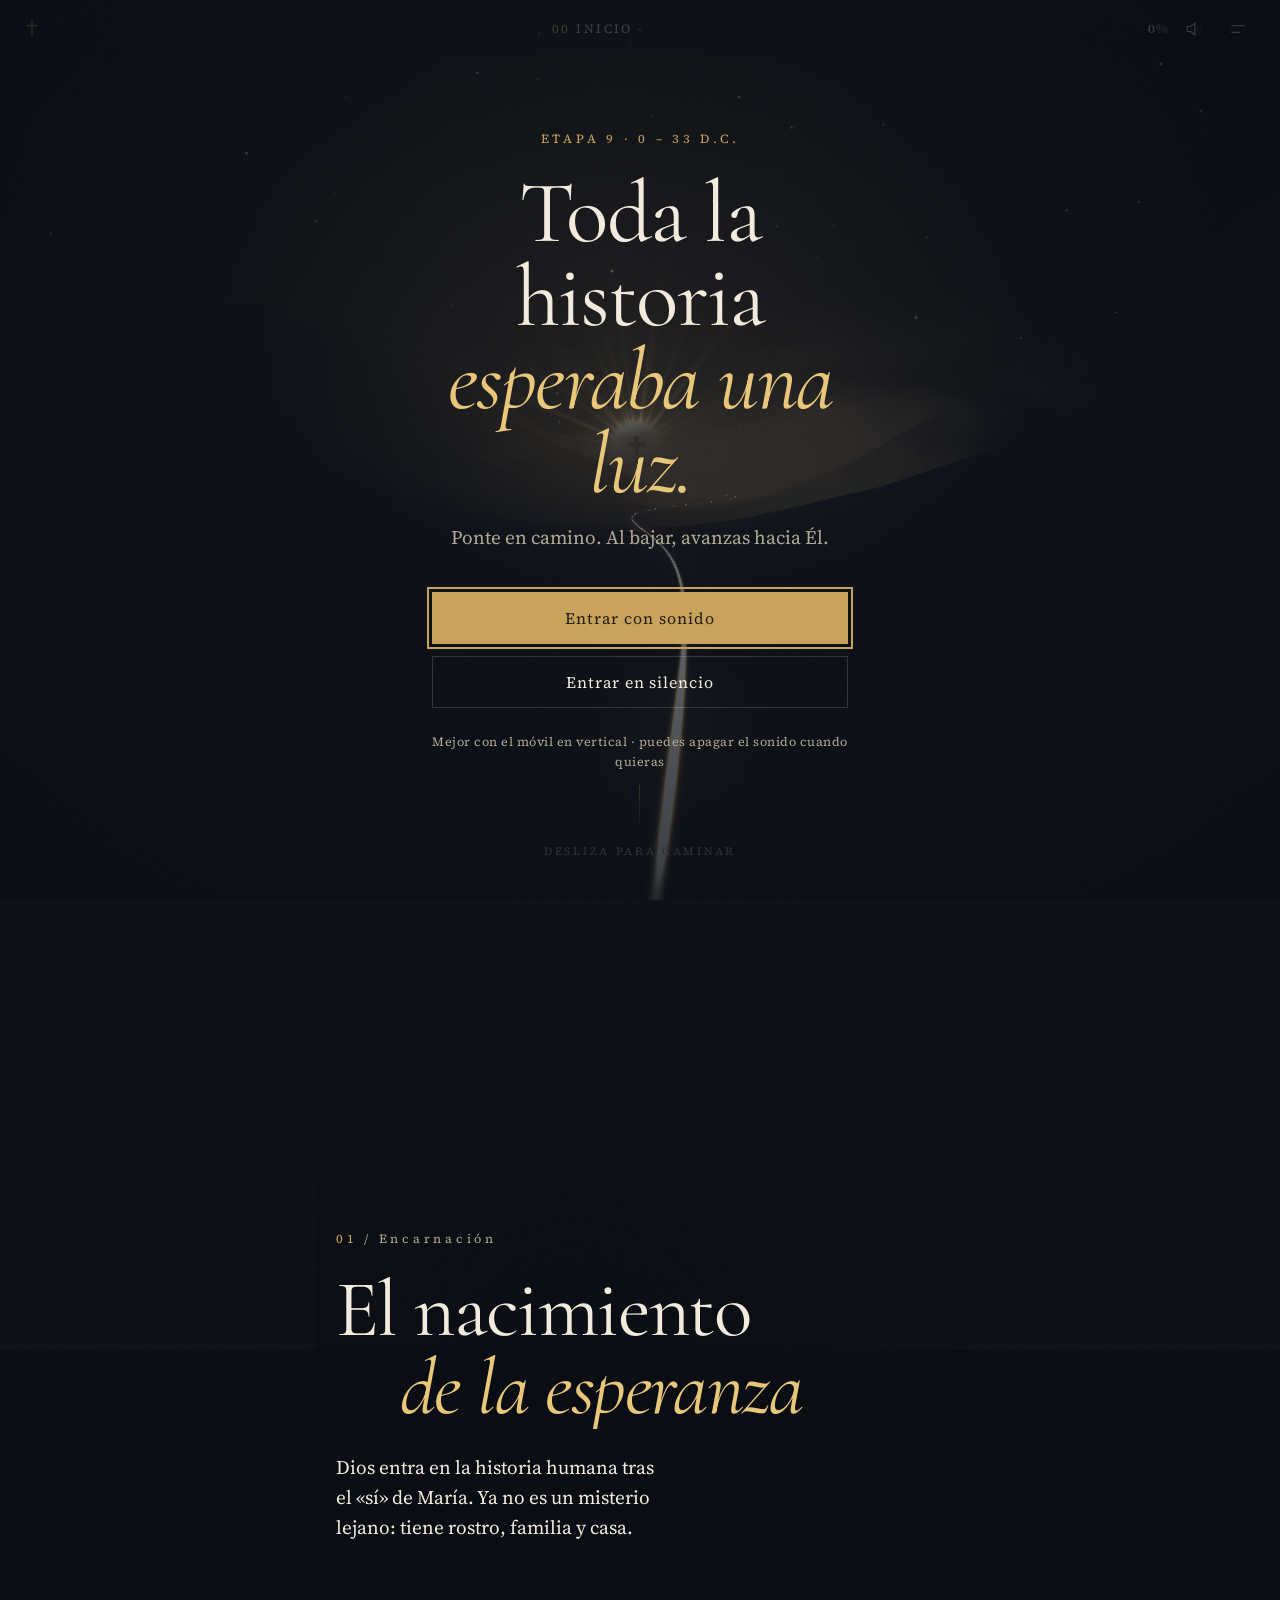
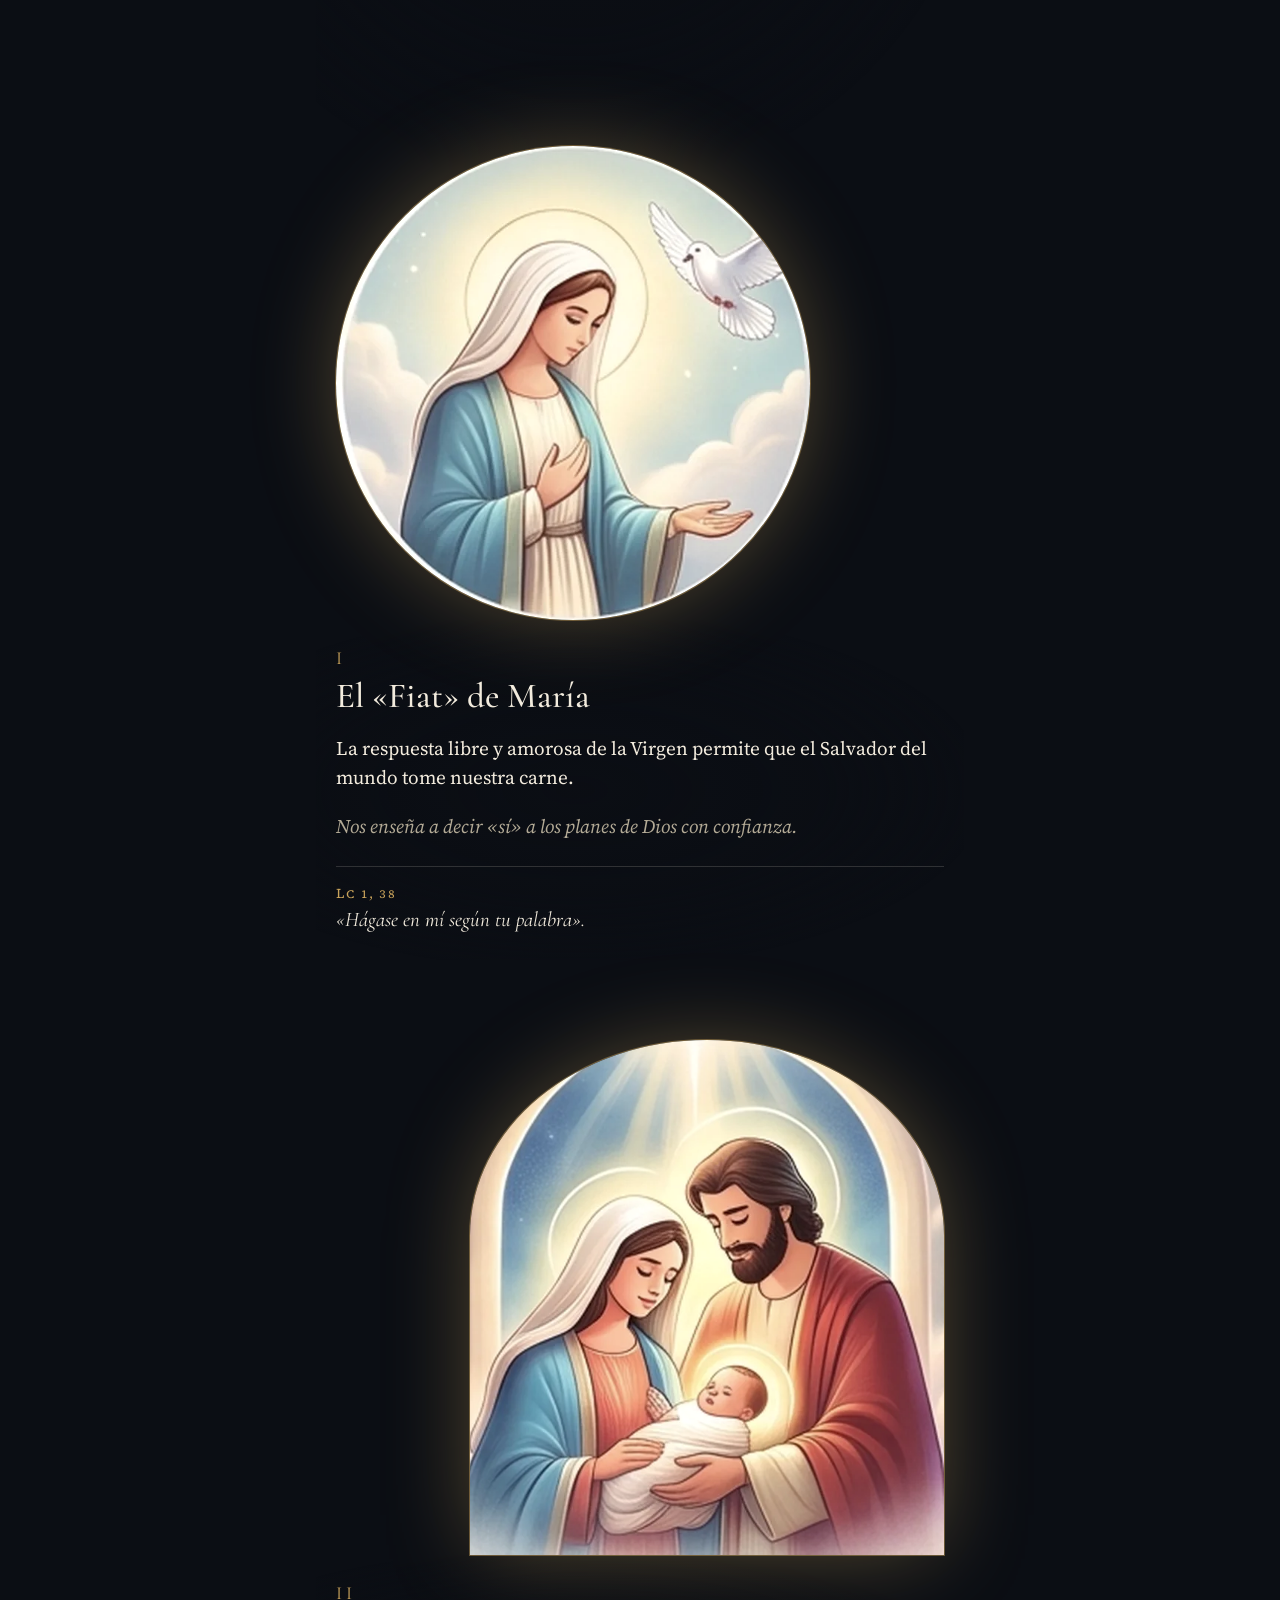
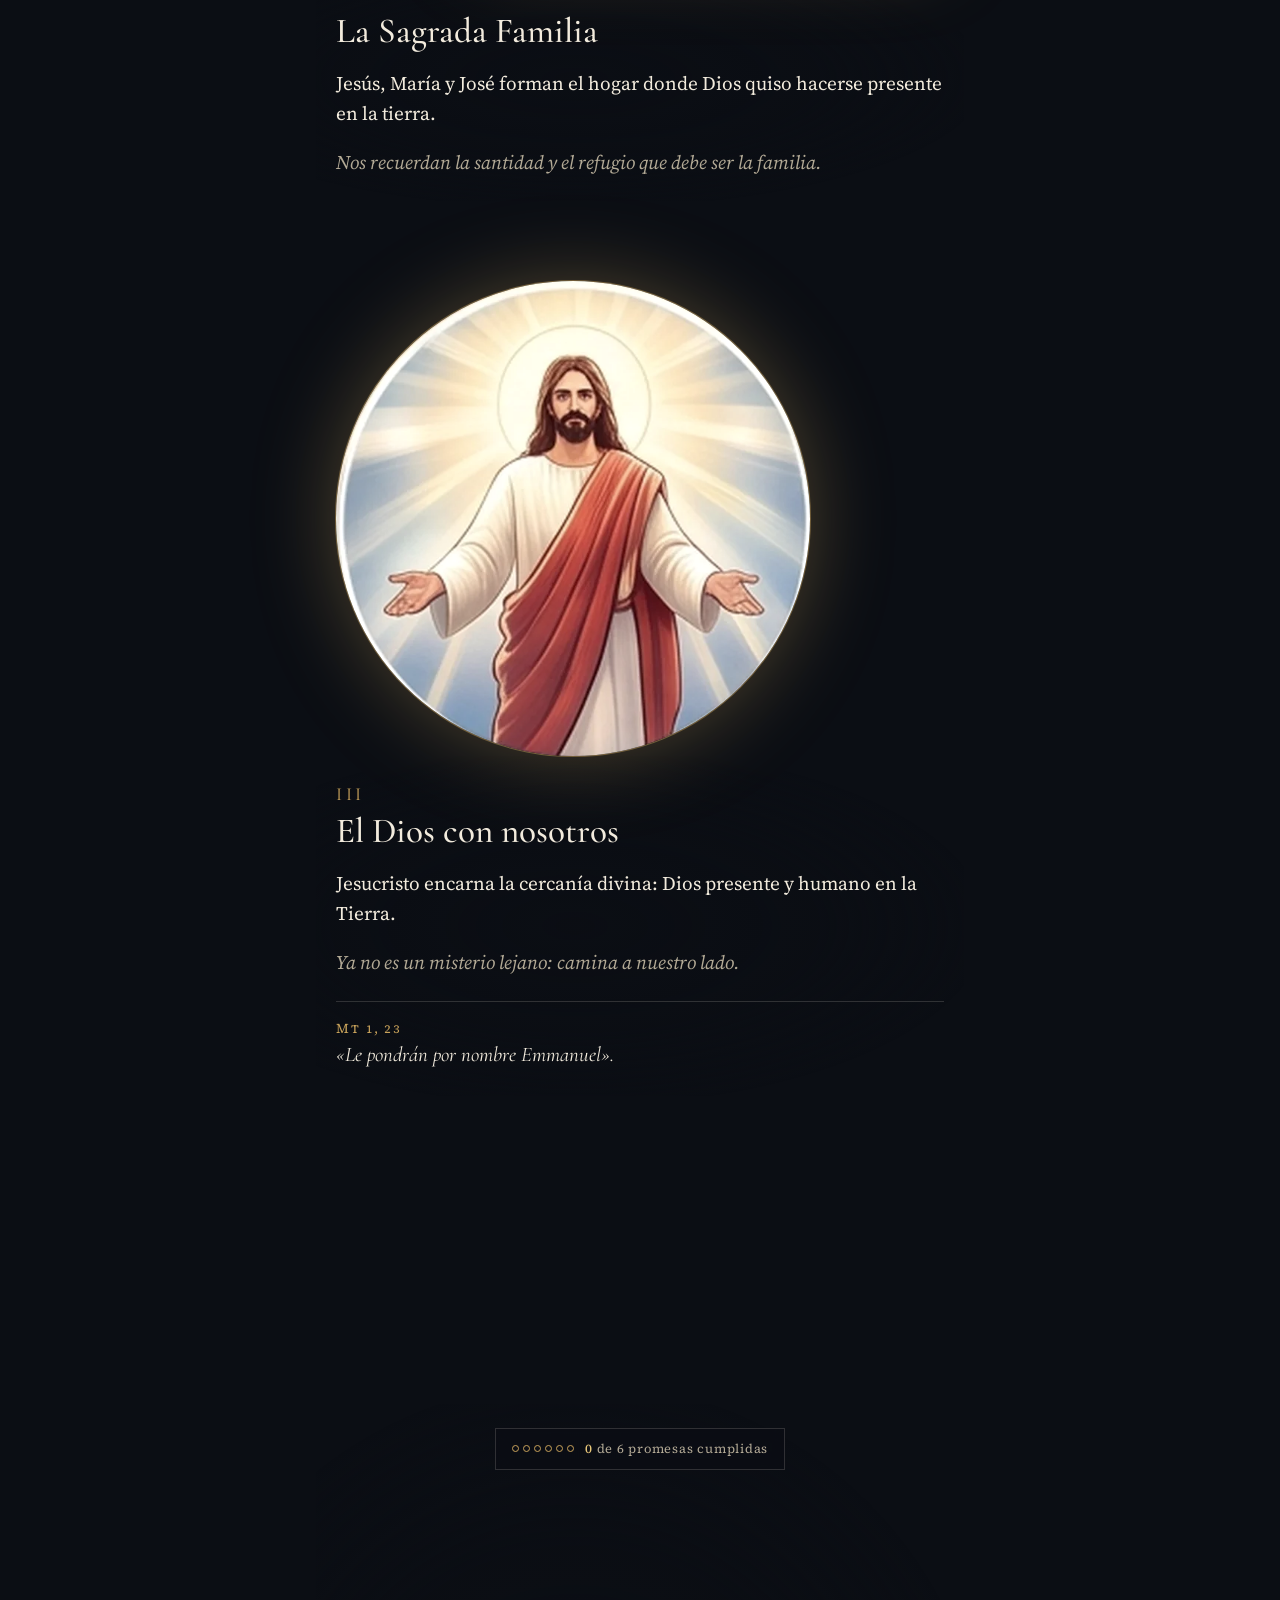
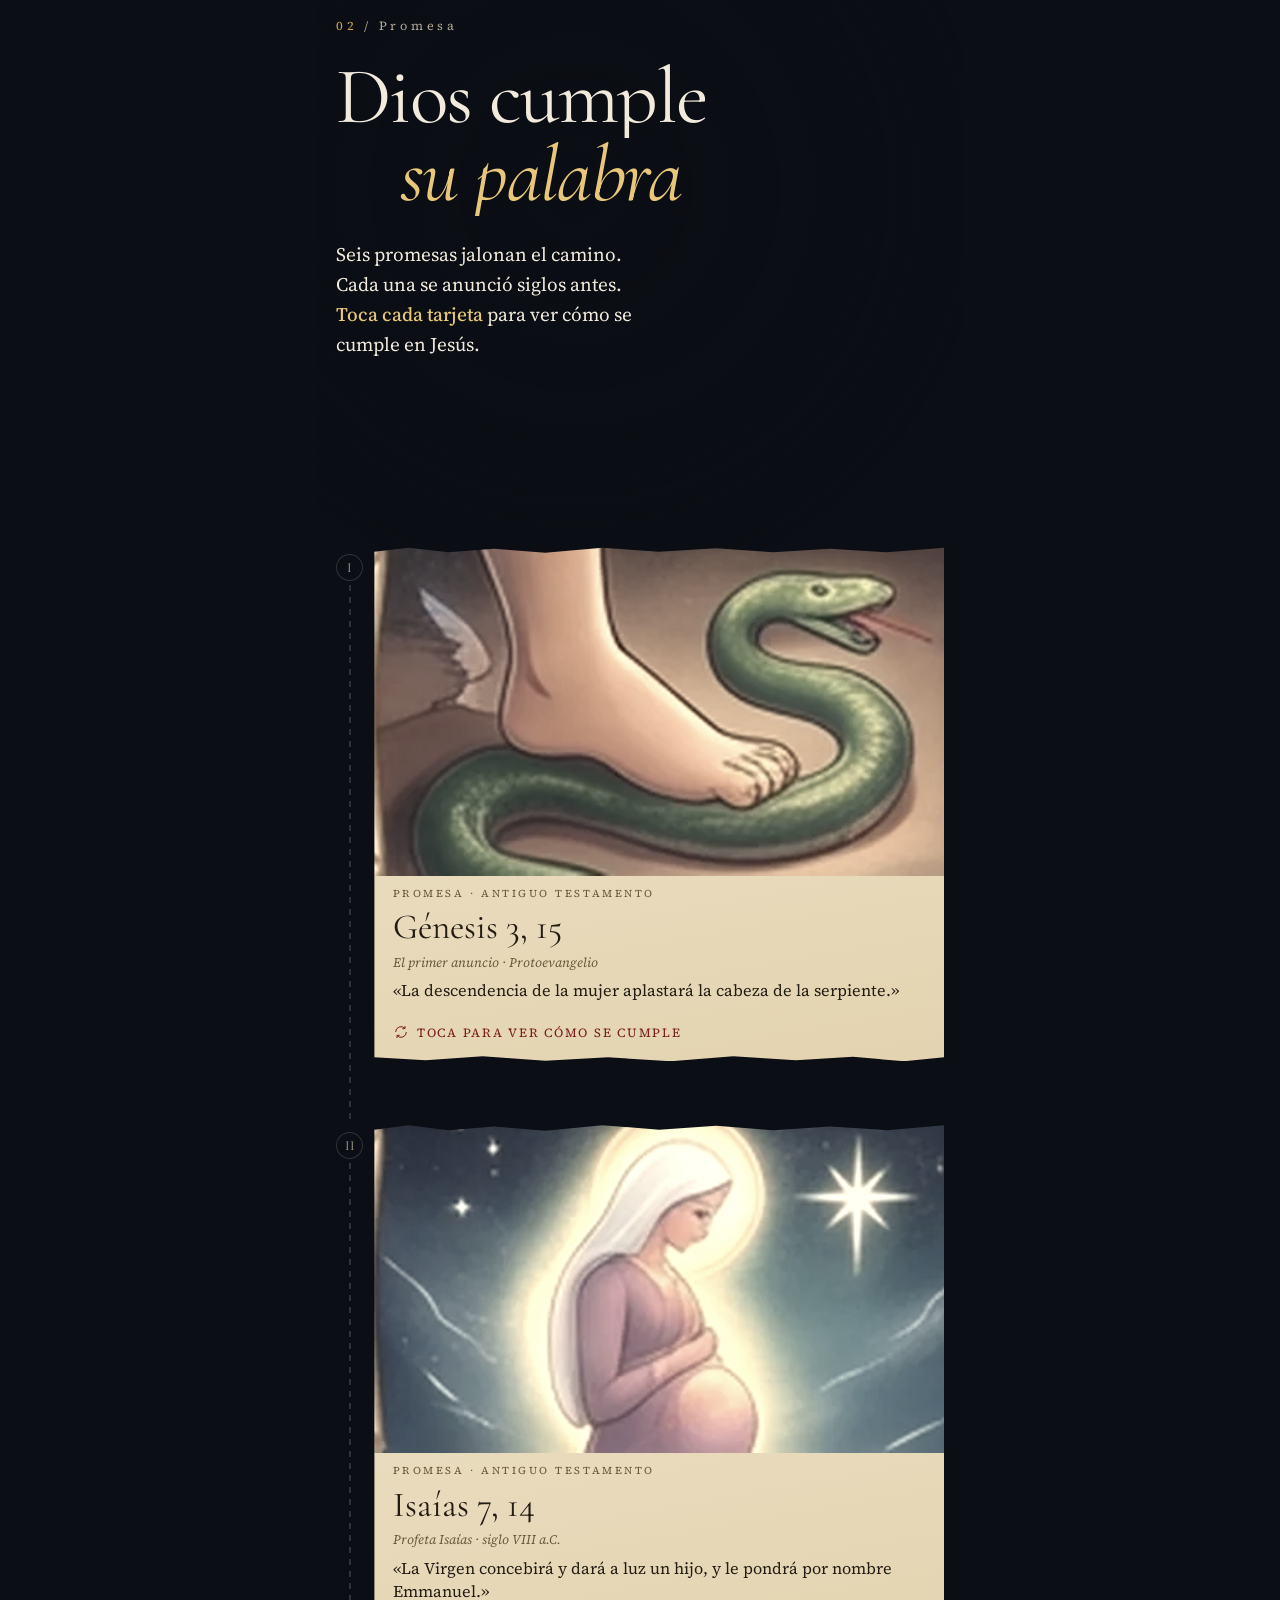
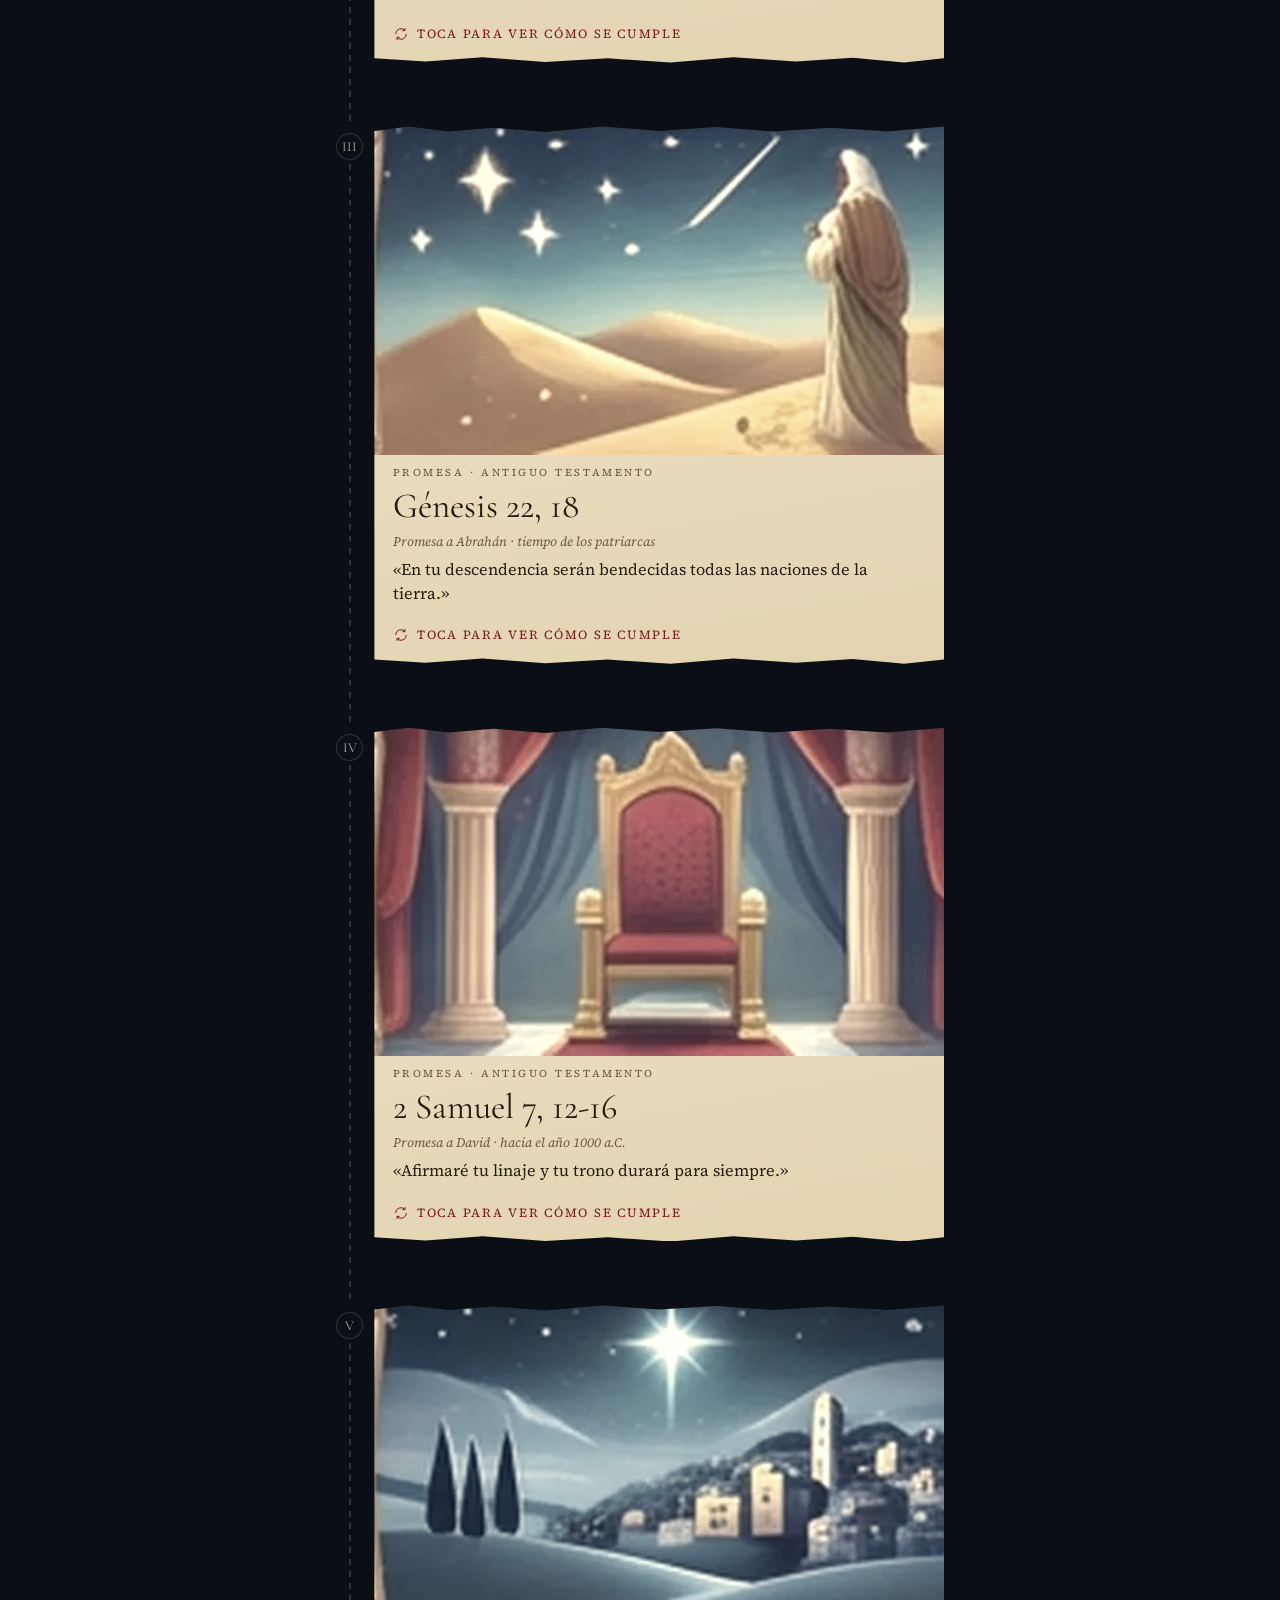
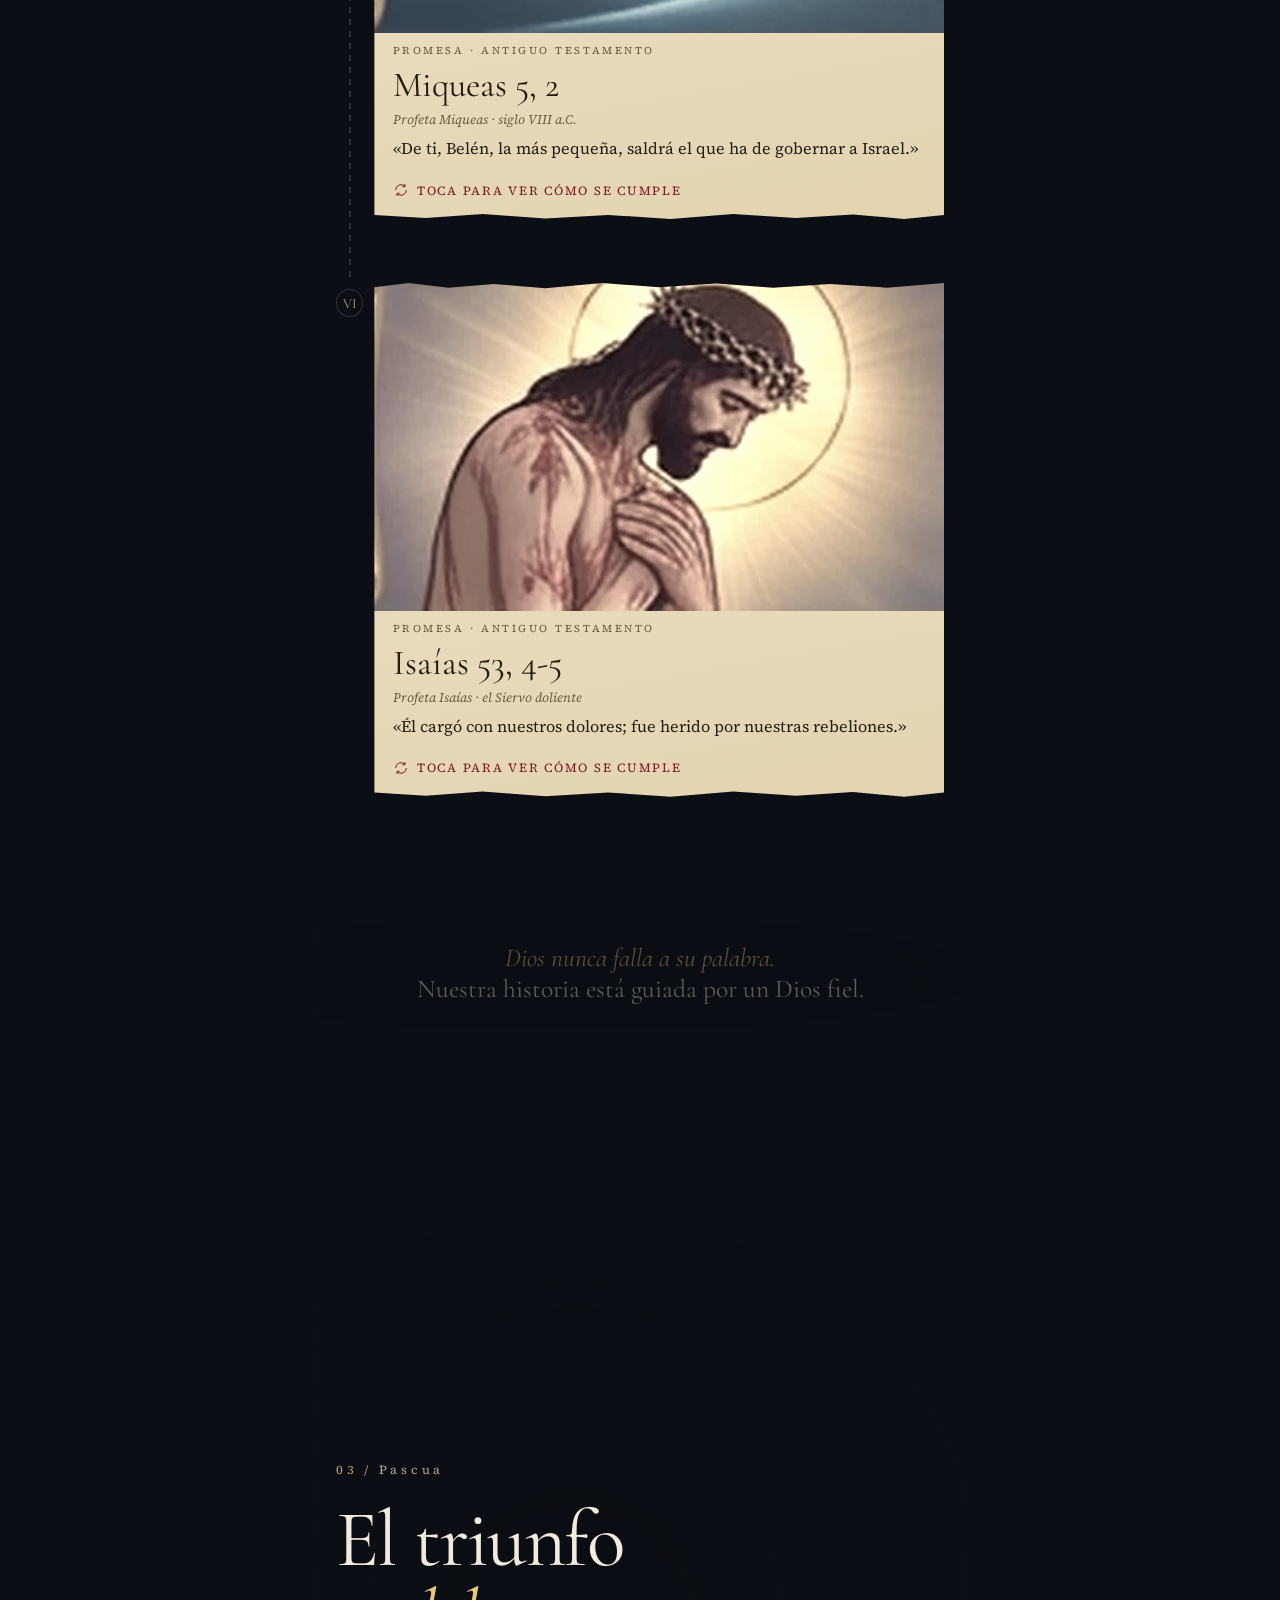
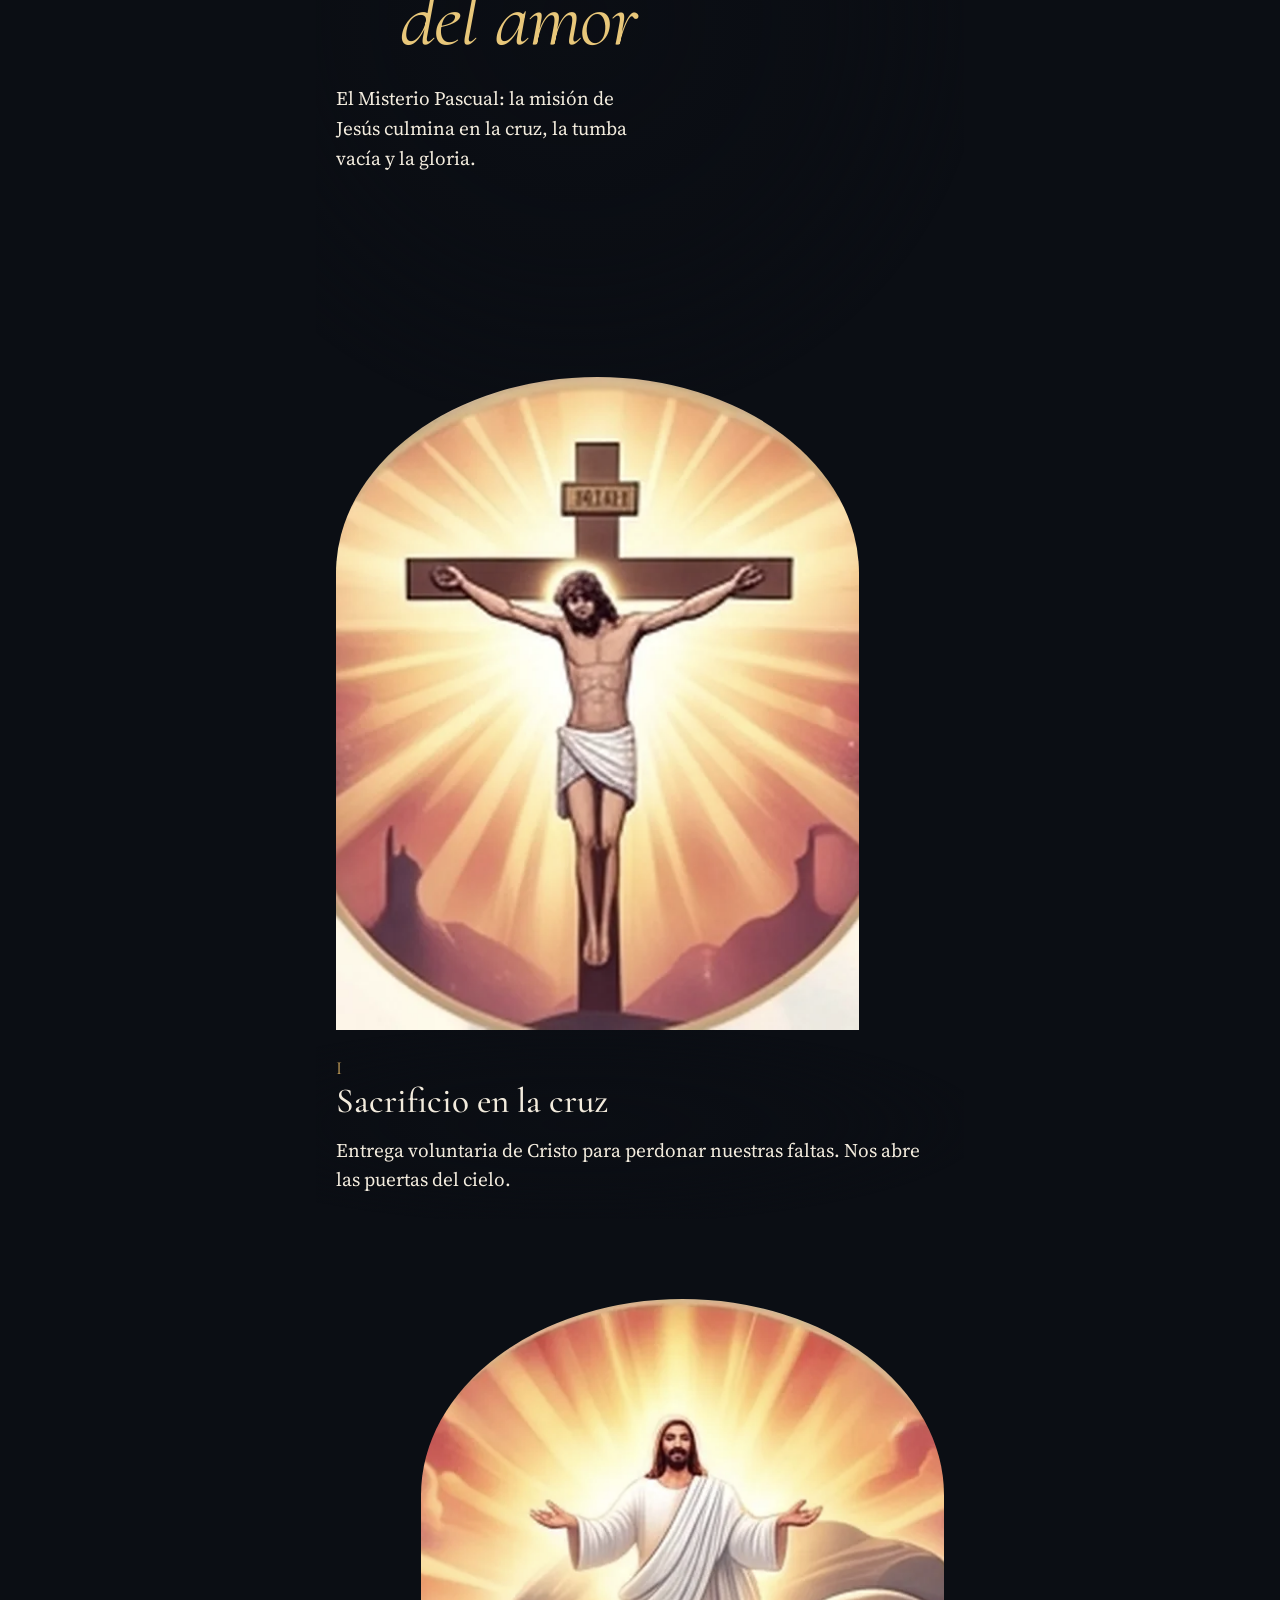
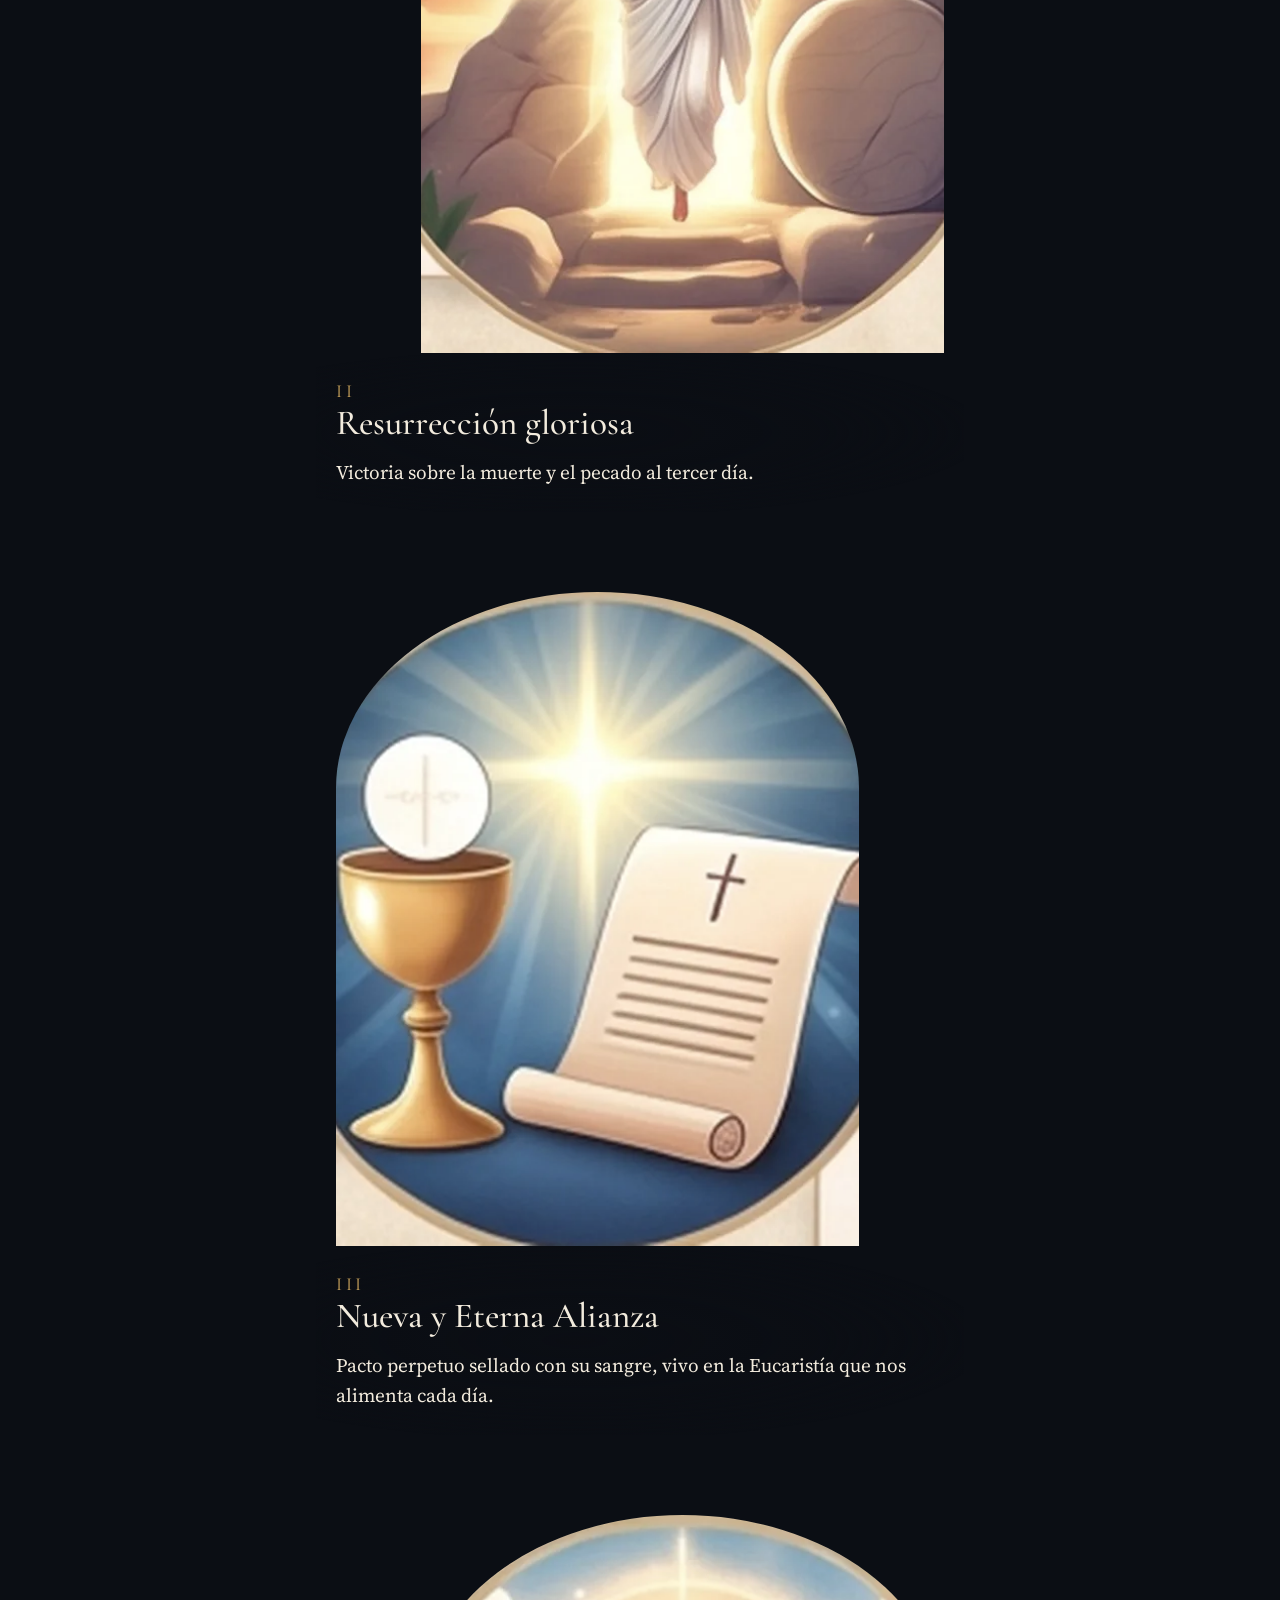
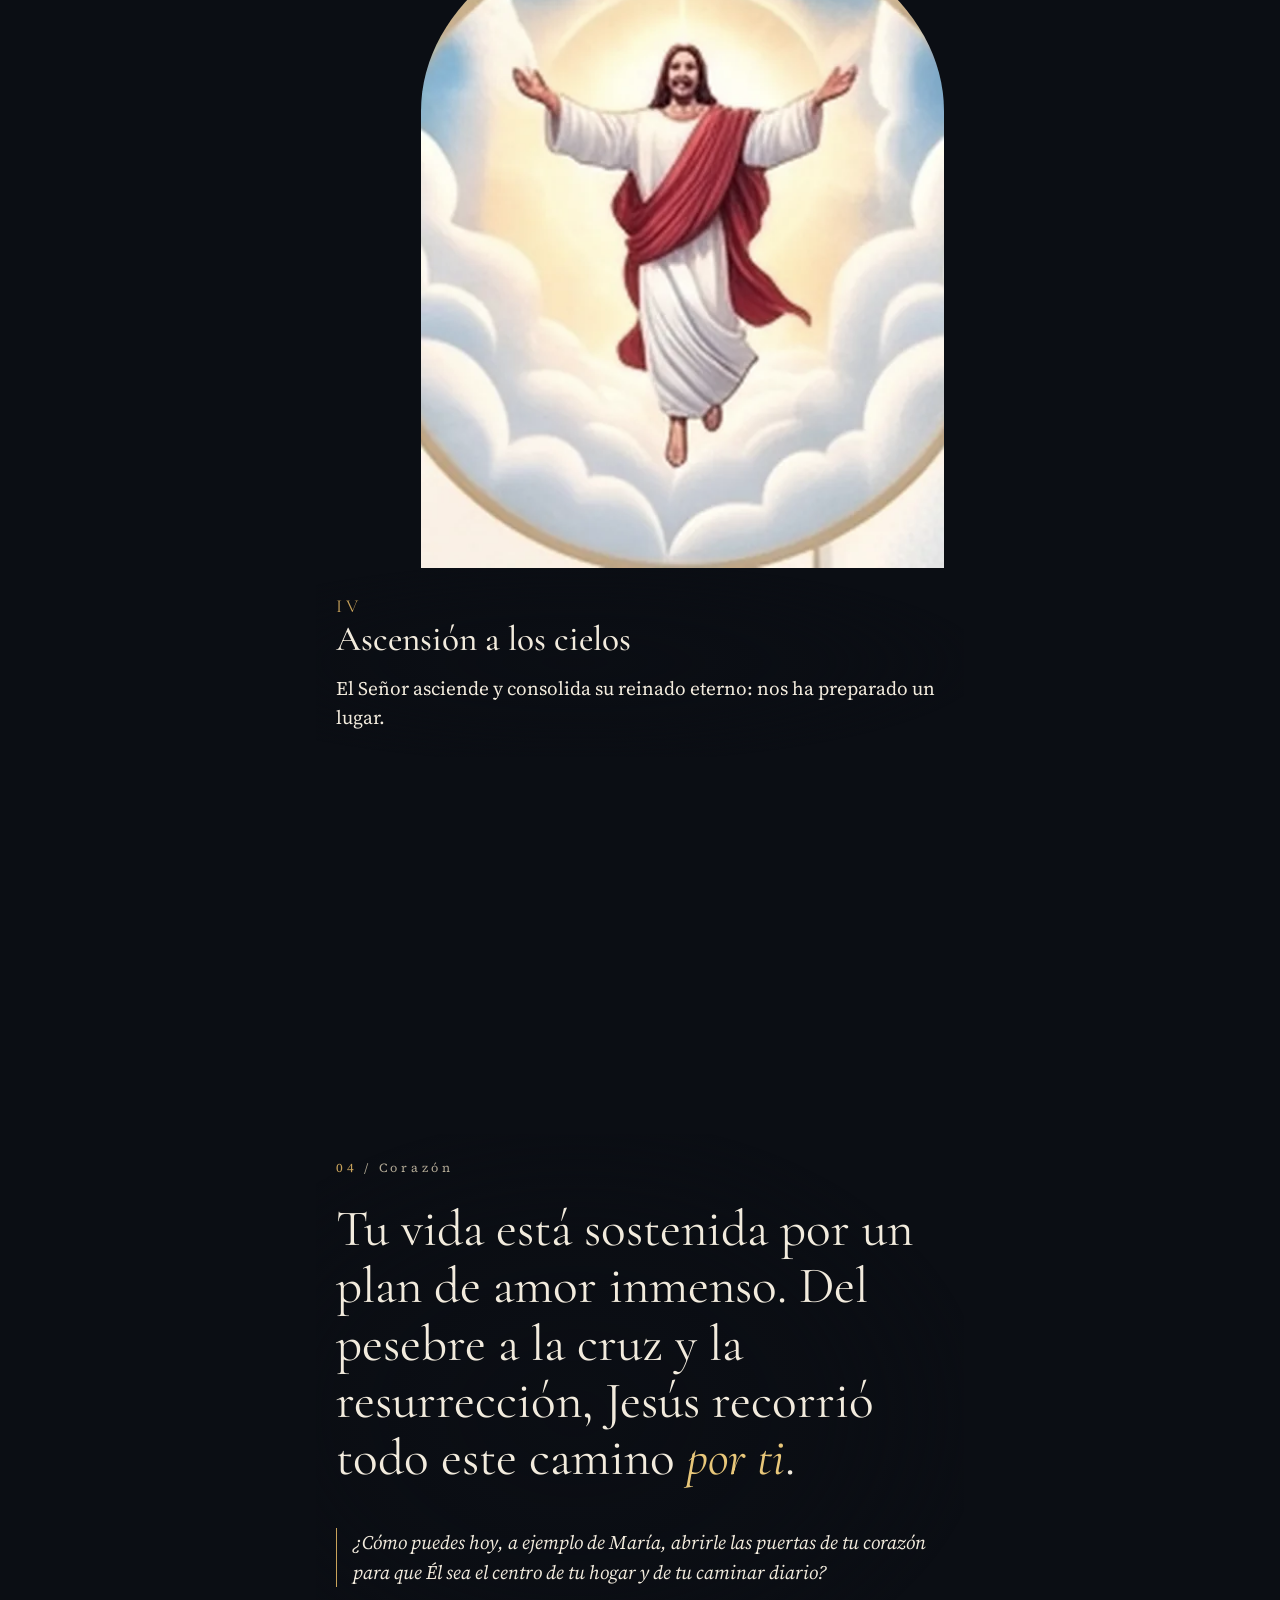
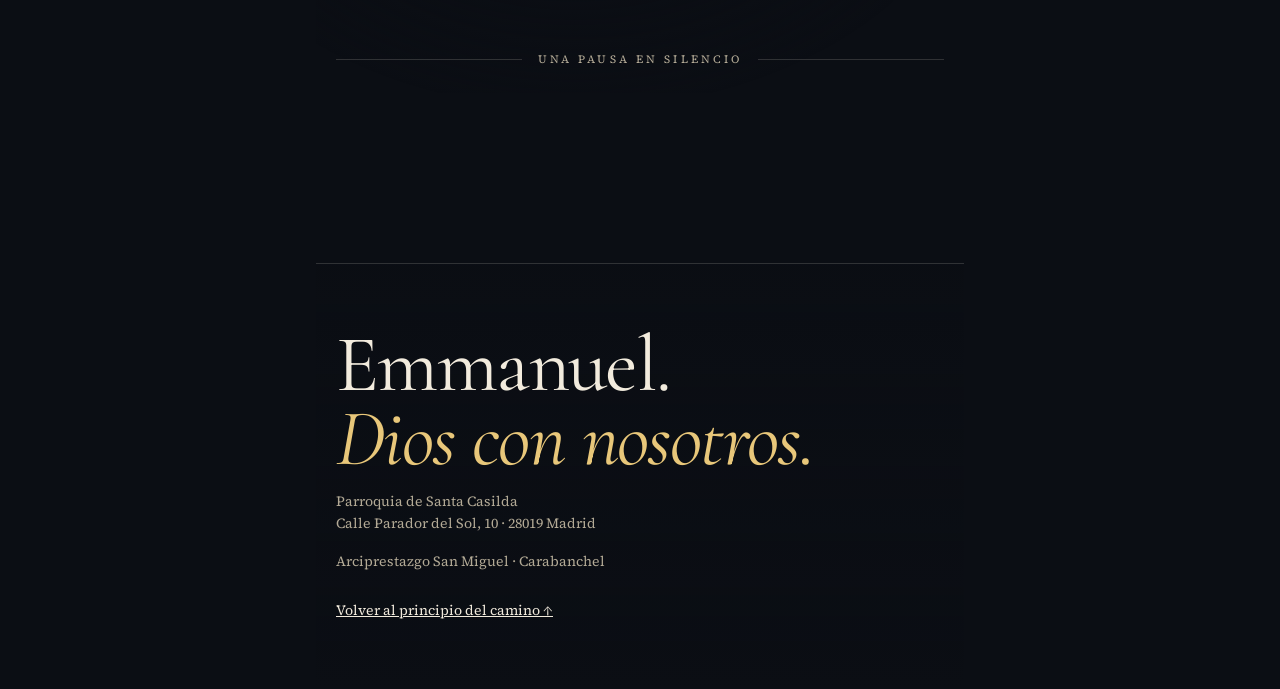
<file: index.html>
<!doctype html>
<html lang="es" data-variant="pastoral">
<head>
<meta charset="utf-8">
<meta name="viewport" content="width=device-width, initial-scale=1, viewport-fit=cover">
<title>La Llegada del Mesías · Etapa 9</title>
<meta name="description" content="Un camino hacia Dios: la Encarnación, las promesas cumplidas y el Misterio Pascual. Cristo Jesús, de Belén a la Ascensión (0–33 d.C.).">
<meta name="theme-color" content="#0B0E14">
<meta property="og:type" content="website">
<meta property="og:title" content="La Llegada del Mesías · Etapa 9">
<meta property="og:description" content="Toda la historia esperaba una luz. Un camino hacia Dios por la Encarnación, la promesa cumplida y la Pascua.">
<meta property="og:image" content="img/og.jpg">
<meta property="og:locale" content="es_ES">
<meta name="twitter:card" content="summary_large_image">
<link rel="icon" href="favicon.svg" type="image/svg+xml">
<link rel="preconnect" href="https://fonts.googleapis.com">
<link rel="preconnect" href="https://fonts.gstatic.com" crossorigin>
<link rel="stylesheet" href="https://fonts.googleapis.com/css2?family=Cormorant+Garamond:ital,wght@0,400;0,500;1,400&family=Source+Serif+4:opsz,wght@8..60,400;8..60,500&display=swap">
<link rel="stylesheet" href="css/style.css">
<script type="importmap">{"imports":{"three":"./js/vendor/three.module.min.js"}}</script>
</head>
<body class="is-gated">
<a class="skip" href="#contenido">Saltar al contenido</a>

<canvas id="luz" aria-hidden="true"></canvas>
<!-- Respaldo sin WebGL: el mismo camino, dibujado -->
<div class="fallback" aria-hidden="true">
  <svg viewBox="0 0 390 844" preserveAspectRatio="xMidYMid slice">
    <defs>
      <radialGradient id="fg-light" cx="50%" cy="34%" r="40%"><stop offset="0" stop-color="#FFF4DC"/><stop offset=".08" stop-color="#F4DFA8" stop-opacity=".9"/><stop offset=".4" stop-color="#C9A35B" stop-opacity=".18"/><stop offset="1" stop-color="#0B0E14" stop-opacity="0"/></radialGradient>
      <linearGradient id="fg-path" x1="0" y1="1" x2="0" y2="0"><stop offset="0" stop-color="#3a3226"/><stop offset="1" stop-color="#C9A35B" stop-opacity=".7"/></linearGradient>
    </defs>
    <rect width="390" height="844" fill="#0B0E14"/>
    <rect width="390" height="844" fill="url(#fg-light)"/>
    <path d="M0 330 C80 300 140 320 195 300 C250 280 320 310 390 290 V844 H0Z" fill="#0f1420"/>
    <path d="M0 380 C100 350 160 370 230 350 C300 330 350 360 390 350 V844 H0Z" fill="#0c1019"/>
    <path d="M60 844 C120 700 260 640 210 540 C175 470 205 400 196 300 L194 300 C185 400 150 470 180 540 C220 640 70 700 -20 844Z" fill="url(#fg-path)"/>
  </svg>
</div>
<div class="grain" aria-hidden="true"></div>

<!-- Umbral -->
<div class="gate" id="gate" role="dialog" aria-modal="true" aria-labelledby="gate-title">
  <div class="gate__inner">
    <p class="eyebrow">Etapa 9 · 0 – 33 d.C.</p>
    <p class="gate__title" id="gate-title">Toda la historia<br><em>esperaba una luz.</em></p>
    <p class="gate__lead">Ponte en camino. Al bajar, avanzas hacia Él.</p>
    <div class="gate__actions">
      <button class="btn btn--gold" data-enter="sound">Entrar con sonido</button>
      <button class="btn" data-enter="silent">Entrar en silencio</button>
    </div>
    <p class="gate__note">Mejor con el móvil en vertical · puedes apagar el sonido cuando quieras</p>
  </div>
</div>

<header class="hud">
  <a class="hud__brand" href="#inicio" aria-label="Volver al inicio">
    <svg viewBox="0 0 24 24" width="20" height="20" aria-hidden="true"><path d="M12 2v20M5 8h14" stroke="currentColor" stroke-width="1.5" fill="none"/></svg>
  </a>
  <p class="hud__where" aria-live="polite"><span id="where-n">00</span> <span id="where-t">Inicio</span></p>
  <div class="hud__tools">
    <span class="hud__progress" aria-hidden="true"><b id="pct">0</b>%</span>
    <button class="icon" id="btn-sound" aria-pressed="false" aria-label="Sonido">
      <svg viewBox="0 0 24 24" width="20" height="20" aria-hidden="true"><path d="M4 9h4l5-4v14l-5-4H4z" fill="none" stroke="currentColor" stroke-width="1.4"/><path class="wave" d="M16 9c1.5 1.5 1.5 4.5 0 6M18.5 6.5c3 3 3 8 0 11" fill="none" stroke="currentColor" stroke-width="1.4"/></svg>
    </button>
    <button class="icon" id="btn-menu" aria-expanded="false" aria-controls="menu" aria-label="Índice">
      <svg viewBox="0 0 24 24" width="20" height="20" aria-hidden="true"><path d="M4 8h16M4 16h10" stroke="currentColor" stroke-width="1.4"/></svg>
    </button>
  </div>
</header>
<div class="rail" aria-hidden="true"><i id="rail-fill"></i></div>

<nav class="menu" id="menu" aria-label="Índice del camino" hidden>
  <ol>
    <li><a href="#encarnacion"><span>01</span>Encarnación</a></li>
    <li><a href="#promesa"><span>02</span>Promesa</a></li>
    <li><a href="#pascua"><span>03</span>Pascua</a></li>
    <li><a href="#corazon"><span>04</span>Corazón</a></li>
  </ol>
  <button class="btn" id="btn-motion" aria-pressed="false">Reducir movimiento</button>
</nav>

<main id="contenido">

  <!-- 00 · INICIO -->
  <section class="hero" id="inicio" data-tone="0" data-name="Inicio">
    <p class="eyebrow reveal">En la plenitud de los tiempos</p>
    <h1 class="hero__title">
      <span class="line"><span>La Llegada</span></span>
      <span class="line"><span><em>del Mesías</em></span></span>
    </h1>
    <p class="hero__sub reveal">Cristo Jesús · 0 – 33 d.C.</p>
    <p class="hero__lead reveal">Cómo Dios se hizo hombre para salvarnos. Un camino para contemplar el corazón de nuestra fe.</p>
    <p class="scroll-cue" aria-hidden="true"><span></span>Desliza para caminar</p>
  </section>

  <!-- 01 · ENCARNACIÓN -->
  <section class="chapter" id="encarnacion" data-tone="1" data-name="Encarnación" aria-labelledby="t-encarnacion">
    <header class="chapter__head veil">
      <p class="chapter__num">01 <span>/ Encarnación</span></p>
      <h2 id="t-encarnacion" class="h2"><span class="line"><span>El nacimiento</span></span><span class="line"><span><em>de la esperanza</em></span></span></h2>
      <p class="chapter__lead reveal">Dios entra en la historia humana tras el «sí» de María. Ya no es un misterio lejano: tiene rostro, familia y casa.</p>
    </header>

    <article class="station">
      <figure class="medal reveal"><img src="img/fiat.webp" alt="La Virgen María, con la paloma del Espíritu Santo, responde al anuncio" width="640" height="640" loading="lazy"></figure>
      <div class="station__text veil reveal">
        <p class="kicker">I</p>
        <h3 class="h3">El «Fiat» de María</h3>
        <p>La respuesta libre y amorosa de la Virgen permite que el Salvador del mundo tome nuestra carne.</p>
        <p class="lesson">Nos enseña a decir «sí» a los planes de Dios con confianza.</p>
        <p class="cita"><span class="sc">Lc 1, 38</span>«Hágase en mí según tu palabra».</p>
      </div>
    </article>

    <article class="station">
      <figure class="medal medal--arch reveal"><img src="img/familia.webp" alt="La Sagrada Familia: María sostiene al Niño junto a san José" width="640" height="695" loading="lazy"></figure>
      <div class="station__text veil reveal">
        <p class="kicker">II</p>
        <h3 class="h3">La Sagrada Familia</h3>
        <p>Jesús, María y José forman el hogar donde Dios quiso hacerse presente en la tierra.</p>
        <p class="lesson">Nos recuerdan la santidad y el refugio que debe ser la familia.</p>
      </div>
    </article>

    <article class="station">
      <figure class="medal reveal"><img src="img/emmanuel.webp" alt="Jesucristo con los brazos abiertos" width="640" height="640" loading="lazy"></figure>
      <div class="station__text veil reveal">
        <p class="kicker">III</p>
        <h3 class="h3">El Dios con nosotros</h3>
        <p>Jesucristo encarna la cercanía divina: Dios presente y humano en la Tierra.</p>
        <p class="lesson">Ya no es un misterio lejano: camina a nuestro lado.</p>
        <p class="cita"><span class="sc">Mt 1, 23</span>«Le pondrán por nombre Emmanuel».</p>
      </div>
    </article>
  </section>

  <!-- 02 · PROMESA: seis mojones en el camino; cada tarjeta se gira para ver el cumplimiento -->
  <section class="chapter chapter--promise" id="promesa" data-tone="2" data-name="Promesa" aria-labelledby="t-promesa">
    <header class="chapter__head veil">
      <p class="chapter__num">02 <span>/ Promesa</span></p>
      <h2 id="t-promesa" class="h2"><span class="line"><span>Dios cumple</span></span><span class="line"><span><em>su palabra</em></span></span></h2>
      <p class="chapter__lead reveal">Seis promesas jalonan el camino. Cada una se anunció siglos antes. <strong>Toca cada tarjeta</strong> para ver cómo se cumple en Jesús.</p>
    </header>

    <ol class="promesas" id="promesas"></ol>

    <div class="tally" id="tally" aria-live="polite"><span class="tally__dots" aria-hidden="true"></span><span><b id="tally-n">0</b> de 6 promesas cumplidas</span></div>
    <p class="promesas__end veil" id="promesas-end"><em>Dios nunca falla a su palabra.</em><br>Nuestra historia está guiada por un Dios fiel.</p>
  </section>

  <!-- 03 · PASCUA -->
  <section class="chapter" id="pascua" data-tone="3" data-name="Pascua" aria-labelledby="t-pascua">
    <header class="chapter__head veil">
      <p class="chapter__num">03 <span>/ Pascua</span></p>
      <h2 id="t-pascua" class="h2"><span class="line"><span>El triunfo</span></span><span class="line"><span><em>del amor</em></span></span></h2>
      <p class="chapter__lead reveal">El Misterio Pascual: la misión de Jesús culmina en la cruz, la tumba vacía y la gloria.</p>
    </header>

    <ol class="pascua">
      <li class="pascua__item reveal">
        <img src="img/cruz.webp" alt="Cristo crucificado ante un cielo encendido" width="640" height="640" loading="lazy">
        <div class="veil"><p class="kicker">I</p><h3 class="h3">Sacrificio en la cruz</h3>
        <p>Entrega voluntaria de Cristo para perdonar nuestras faltas. Nos abre las puertas del cielo.</p></div>
      </li>
      <li class="pascua__item reveal">
        <img src="img/resurreccion.webp" alt="Cristo resucitado sale del sepulcro" width="640" height="640" loading="lazy">
        <div class="veil"><p class="kicker">II</p><h3 class="h3">Resurrección gloriosa</h3>
        <p>Victoria sobre la muerte y el pecado al tercer día.</p></div>
      </li>
      <li class="pascua__item reveal">
        <img src="img/alianza.webp" alt="Cáliz y hostia junto a un pergamino de la Alianza" width="640" height="648" loading="lazy">
        <div class="veil"><p class="kicker">III</p><h3 class="h3">Nueva y Eterna Alianza</h3>
        <p>Pacto perpetuo sellado con su sangre, vivo en la Eucaristía que nos alimenta cada día.</p></div>
      </li>
      <li class="pascua__item reveal">
        <img src="img/ascension.webp" alt="Cristo asciende entre las nubes" width="640" height="640" loading="lazy">
        <div class="veil"><p class="kicker">IV</p><h3 class="h3">Ascensión a los cielos</h3>
        <p>El Señor asciende y consolida su reinado eterno: nos ha preparado un lugar.</p></div>
      </li>
    </ol>
  </section>

  <!-- 04 · CORAZÓN -->
  <section class="chapter chapter--heart" id="corazon" data-tone="4" data-name="Corazón" aria-labelledby="t-corazon">
    <div class="veil">
      <p class="chapter__num">04 <span>/ Corazón</span></p>
      <h2 id="t-corazon" class="visually-hidden">Una reflexión para el corazón</h2>
      <p class="heart__text reveal">Tu vida está sostenida por un plan de amor inmenso. Del pesebre a la cruz y la resurrección, Jesús recorrió todo este camino <em>por ti</em>.</p>
      <blockquote class="heart__q reveal"><p>¿Cómo puedes hoy, a ejemplo de María, abrirle las puertas de tu corazón para que Él sea el centro de tu hogar y de tu caminar diario?</p></blockquote>
      <div class="pause reveal" aria-hidden="true"><span></span>Una pausa en silencio<span></span></div>
    </div>
  </section>

</main>

<footer class="foot">
  <p class="foot__big">Emmanuel.<br><em>Dios con nosotros.</em></p>
  <p>Parroquia de Santa Casilda<br>Calle Parador del Sol, 10 · 28019 Madrid</p>
  <p>Arciprestazgo San Miguel · Carabanchel</p>
  <p><a href="#inicio">Volver al principio del camino ↑</a></p>
</footer>

<script src="js/main.js" defer></script>
<script type="module" src="js/scene.js"></script>
</body>
</html>
</file>
<file: css/style.css>
/* ===== La Llegada del Mesías · mobile-first ===== */
/* Tokens · variante pastoral «noche, oro y silencio» */
:root{
  --font-display:"Cormorant Garamond","EB Garamond",Georgia,serif;
  --font-body:"Source Serif 4","Literata",Georgia,serif;
  --step-hero:clamp(3.6rem,17vw,8rem);
  --step-h2:clamp(2.6rem,11vw,5rem);
  --step-h3:clamp(1.6rem,6.4vw,2.2rem);
  --step-body:clamp(1.05rem,4.2vw,1.2rem);
  --step-small:.78rem;
  --bg:#0B0E14; --fg:#F2EBDD; --muted:#B3AA96; --accent:#C9A35B; --accent-hi:#E8C77A;
  --paper:#EFE4CB; --paper-2:#E3D3B0; --ink:#231C12; --ink-2:#6B5A3C;
  --line:color-mix(in srgb,var(--fg) 16%,transparent);
  --space-1:.5rem;--space-2:1rem;--space-3:1.5rem;--space-4:2.5rem;--space-5:4rem;--space-6:6.5rem;
  --section-y:clamp(5rem,14vh,9rem); --gutter:max(1.25rem, env(safe-area-inset-left)); --col:34rem;
  --ease-out:cubic-bezier(.22,1,.36,1); --ease-in-out:cubic-bezier(.65,0,.35,1);
  --dur-micro:180ms; --dur-ui:380ms; --dur-reveal:1100ms; --dur-flip:900ms; --stagger:60ms;
  --hud-h:58px;
}

*,*::before,*::after{box-sizing:border-box}
html{scroll-behavior:smooth;-webkit-text-size-adjust:100%;-webkit-tap-highlight-color:transparent}
body{margin:0;background:var(--bg);color:var(--fg);font-family:var(--font-body);font-size:var(--step-body);line-height:1.55;overflow-x:hidden;-webkit-font-smoothing:antialiased}
body.is-gated{overflow:hidden}
img{display:block;max-width:100%;height:auto}
a{color:inherit}
em{font-style:italic;color:var(--accent-hi)}
strong{font-weight:500;color:var(--accent-hi)}
button{font:inherit;color:inherit;cursor:pointer;background:none;border:0;padding:0}
:focus-visible{outline:2px solid var(--accent);outline-offset:3px}
.visually-hidden{position:absolute!important;width:1px;height:1px;overflow:hidden;clip:rect(0 0 0 0);white-space:nowrap}
.skip{position:fixed;left:var(--space-2);top:-60px;z-index:100;background:var(--accent);color:var(--ink);padding:.6rem 1rem;text-decoration:none}
.skip:focus{top:var(--space-2)}
::selection{background:var(--accent);color:var(--ink)}

/* ===== Fondo ===== */
#luz{position:fixed;inset:0;width:100%;height:100%;z-index:0;display:block}
.fallback{position:fixed;inset:0;z-index:0;display:none}
.fallback svg{width:100%;height:100%}
html.no-webgl .fallback{display:block}
html.no-webgl #luz{display:none}
.grain{position:fixed;inset:-50%;z-index:1;pointer-events:none;opacity:.05;
  background-image:url("data:image/svg+xml,%3Csvg xmlns='http://www.w3.org/2000/svg' width='160' height='160'%3E%3Cfilter id='n'%3E%3CfeTurbulence type='fractalNoise' baseFrequency='.9' numOctaves='2'/%3E%3C/filter%3E%3Crect width='100%25' height='100%25' filter='url(%23n)'/%3E%3C/svg%3E")}
/* velo de lectura detrás del texto */
.veil{position:relative}
.veil::before{content:"";position:absolute;inset:-1.5rem -1.25rem;z-index:-1;pointer-events:none;
  background:radial-gradient(ellipse at 40% 50%,rgba(11,14,20,.82) 0%,rgba(11,14,20,.6) 45%,rgba(11,14,20,0) 75%)}
main,.foot{position:relative;z-index:2}

/* ===== Umbral ===== */
.gate{position:fixed;inset:0;z-index:60;display:grid;place-items:center;padding:var(--gutter);
  background:radial-gradient(80vmax 60vmax at 50% 40%,rgba(16,23,34,.5),rgba(11,14,20,.95));
  transition:opacity 1.2s var(--ease-out),visibility 1.2s}
.gate.is-gone{opacity:0;visibility:hidden}
.gate__inner{text-align:center;max-width:26rem}
.gate__title{font-family:var(--font-display);font-size:clamp(2.7rem,12vw,5.5rem);line-height:.95;letter-spacing:-.02em;margin:var(--space-3) 0 var(--space-2)}
.gate__lead{color:var(--muted);margin:0 0 var(--space-4)}
.gate__actions{display:grid;gap:.75rem}
.gate__note{margin-top:var(--space-3);color:var(--muted);font-size:var(--step-small);letter-spacing:.04em}

.btn{min-height:52px;padding:0 1.6rem;border:1px solid var(--line);letter-spacing:.06em;font-size:1rem;display:inline-flex;align-items:center;justify-content:center;
  transition:background var(--dur-ui) var(--ease-out),color var(--dur-ui) var(--ease-out),border-color var(--dur-ui)}
.btn:active{transform:scale(.98)}
.btn--gold{background:var(--accent);color:var(--ink);border-color:var(--accent)}
@media (hover:hover){.btn:hover{border-color:var(--accent);color:var(--accent)}.btn--gold:hover{background:transparent}}

.eyebrow{text-transform:uppercase;letter-spacing:.3em;font-size:var(--step-small);color:var(--accent)}

/* ===== HUD ===== */
.hud{position:fixed;top:0;left:0;right:0;z-index:40;height:calc(var(--hud-h) + env(safe-area-inset-top));padding:env(safe-area-inset-top) var(--gutter) 0;
  display:flex;align-items:center;justify-content:space-between;gap:.5rem;font-size:.78rem;letter-spacing:.08em;
  background:linear-gradient(to bottom,rgba(11,14,20,.9),rgba(11,14,20,0))}
.hud__brand{color:var(--accent);min-width:44px;min-height:44px;display:grid;place-items:center;margin-left:-.6rem}
.hud__where{margin:0;text-transform:uppercase;letter-spacing:.2em;color:var(--muted);white-space:nowrap;overflow:hidden;text-overflow:ellipsis}
.hud__where #where-n{color:var(--accent)}
.hud__tools{display:flex;align-items:center}
.hud__progress{font-variant-numeric:tabular-nums;color:var(--muted);min-width:3.1em;text-align:right;margin-right:.2rem}
.hud__progress b{color:var(--fg);font-weight:500}
.icon{width:44px;height:44px;display:grid;place-items:center;color:var(--fg)}
#btn-sound .wave{opacity:.25;transition:opacity var(--dur-ui)}
#btn-sound[aria-pressed="true"]{color:var(--accent)}
#btn-sound[aria-pressed="true"] .wave{opacity:1}
.rail{position:fixed;left:0;right:0;top:0;height:2px;z-index:41}
.rail i{display:block;height:100%;width:100%;background:var(--accent);transform-origin:0 50%;transform:scaleX(0)}

.menu{position:fixed;z-index:39;inset:0;background:var(--bg);padding:calc(var(--hud-h) + 3rem) var(--gutter) var(--space-4);display:flex;flex-direction:column;justify-content:space-between}
.menu[hidden]{display:none}
.menu ol{list-style:none;margin:0;padding:0}
.menu a{display:flex;align-items:baseline;gap:1rem;min-height:64px;text-decoration:none;font-family:var(--font-display);font-size:2.4rem;border-bottom:1px solid var(--line)}
.menu a span{font-family:var(--font-body);font-size:.8rem;color:var(--accent);letter-spacing:.2em}
#btn-motion[aria-pressed="true"]{border-color:var(--accent);color:var(--accent)}

/* ===== Revelados ===== */
.line{display:block;overflow:hidden;padding-bottom:.06em}
.line>span{display:block;transform:translateY(105%);transition:transform var(--dur-reveal) var(--ease-out)}
.line:nth-child(2)>span{transition-delay:calc(var(--stagger)*2)}
.is-in .line>span,.line.is-in>span{transform:none}
.reveal{opacity:0;transform:translateY(22px);transition:opacity var(--dur-reveal) var(--ease-out),transform var(--dur-reveal) var(--ease-out)}
.reveal.is-in{opacity:1;transform:none}
.medal.reveal img,.pascua__item.reveal img{transform:scale(1.1);transition:transform 1.6s var(--ease-out)}
.medal.reveal.is-in img,.pascua__item.reveal.is-in img{transform:scale(1)}

/* ===== Columna única (móvil primero) ===== */
.hero,.chapter,.foot{width:100%;max-width:calc(var(--col) + 2 * var(--gutter));margin:0 auto;padding-left:var(--gutter);padding-right:var(--gutter)}

/* Hero: el texto arriba, el camino abajo a la vista */
.hero{min-height:100svh;display:flex;flex-direction:column;justify-content:flex-start;padding-top:calc(var(--hud-h) + 12svh);position:relative}
.hero__title{font-family:var(--font-display);font-weight:400;font-size:var(--step-hero);line-height:.88;letter-spacing:-.02em;margin:var(--space-2) 0 var(--space-3);text-shadow:0 2px 30px rgba(11,14,20,.8)}
.hero__title .line:nth-child(2){padding-left:12vw}
.hero__sub{font-size:var(--step-small);letter-spacing:.24em;text-transform:uppercase;color:var(--muted);margin:0 0 var(--space-2)}
.hero__lead{max-width:28ch;margin:0;text-shadow:0 1px 14px rgba(11,14,20,.9)}
.scroll-cue{position:absolute;left:50%;bottom:calc(var(--space-4) + env(safe-area-inset-bottom));transform:translateX(-50%);display:flex;flex-direction:column;align-items:center;gap:.6rem;
  font-size:.7rem;letter-spacing:.24em;text-transform:uppercase;color:var(--muted);margin:0}
.scroll-cue span{width:1px;height:48px;background:linear-gradient(var(--accent),transparent);animation:cue 2.4s var(--ease-in-out) infinite;transform-origin:top}
@keyframes cue{0%{transform:scaleY(0)}50%{transform:scaleY(1)}100%{transform:scaleY(1);opacity:0}}

/* Capítulos */
.chapter{padding-top:var(--section-y);padding-bottom:var(--section-y)}
.chapter__head{min-height:80svh;display:flex;flex-direction:column;justify-content:center}
.chapter__num{font-size:.78rem;letter-spacing:.3em;color:var(--accent);margin:0 0 var(--space-3)}
.chapter__num span{color:var(--muted)}
.h2{font-family:var(--font-display);font-weight:400;font-size:var(--step-h2);line-height:.92;letter-spacing:-.02em;margin:0 0 var(--space-3)}
.h2 .line:nth-child(2){padding-left:10vw}
.chapter__lead{margin:0;max-width:32ch}
.h3{font-family:var(--font-display);font-weight:500;font-size:var(--step-h3);line-height:1.05;margin:0 0 var(--space-2)}
.kicker{font-family:var(--font-display);font-size:1.15rem;color:var(--accent);letter-spacing:.2em;margin:0 0 .3rem}
.lesson{color:var(--muted);font-style:italic}
.cita{border-top:1px solid var(--line);padding-top:var(--space-2);margin-top:var(--space-3);font-family:var(--font-display);font-size:1.3rem;font-style:italic}
.sc{display:block;font-family:var(--font-body);font-style:normal;font-variant:small-caps;letter-spacing:.14em;color:var(--accent);font-size:.85rem}

/* Encarnación */
.station{margin:0 0 var(--space-6)}
.station .medal{width:78%;margin:0 0 var(--space-3)}
.station:nth-of-type(even) .medal{margin-left:auto}
.medal{border-radius:50%;overflow:hidden;aspect-ratio:1;box-shadow:0 0 0 1px color-mix(in srgb,var(--accent) 45%,transparent),0 0 90px -10px color-mix(in srgb,var(--accent) 45%,transparent)}
.medal img{width:100%;height:100%;object-fit:cover;filter:saturate(.85) contrast(1.02)}
.medal--arch{border-radius:50% 50% 0 0/38% 38% 0 0;aspect-ratio:640/695}

/* ===== Promesas: mojones del camino con tarjetas que se giran ===== */
.promesas{list-style:none;margin:0;padding:0 0 0 2.4rem;position:relative}
.promesa{position:relative;margin:0 0 var(--space-5)}
/* el sendero vertical */
.promesa::before{content:"";position:absolute;left:-1.6rem;top:1.6rem;bottom:calc(-1 * var(--space-5));width:2px;
  background:repeating-linear-gradient(to bottom,var(--line) 0 6px,transparent 6px 12px)}
.promesa:last-child::before{display:none}
.promesa::after{content:"";position:absolute;left:-1.6rem;top:1.6rem;width:2px;height:calc(100% + var(--space-5) - 1.6rem);background:var(--accent);
  transform:scaleY(0);transform-origin:top;transition:transform 1.2s var(--ease-in-out) .3s}
.promesa.is-done:not(:last-child)::after{transform:scaleY(1)}
.mojon{position:absolute;left:-2.4rem;top:.4rem;width:1.7rem;height:1.7rem;border-radius:50%;display:grid;place-items:center;
  font-family:var(--font-display);font-size:.85rem;color:var(--muted);background:var(--bg);border:1px solid var(--line);z-index:1;
  transition:background var(--dur-ui),color var(--dur-ui),border-color var(--dur-ui),box-shadow var(--dur-ui)}
.promesa.is-done .mojon{background:var(--accent);color:var(--ink);border-color:var(--accent);box-shadow:0 0 18px color-mix(in srgb,var(--accent) 70%,transparent)}

.card{display:block;width:100%;text-align:left;perspective:1400px;-webkit-user-select:none;user-select:none}
.card__inner{display:grid;transform-style:preserve-3d;transition:transform var(--dur-flip) var(--ease-in-out)}
.card[aria-pressed="true"] .card__inner{transform:rotateY(180deg)}
.face{grid-area:1/1;backface-visibility:hidden;-webkit-backface-visibility:hidden;display:flex;flex-direction:column;min-height:100%}
.face img{width:100%;aspect-ratio:16/9;object-fit:cover;transform:scale(1.05)}
.face__body{padding:1.1rem 1.15rem 1.2rem;display:flex;flex-direction:column;gap:.45rem;flex:1}
.face__label{font-family:var(--font-body);font-size:.66rem;letter-spacing:.24em;text-transform:uppercase;margin:0}
.face__ref{font-family:var(--font-display);font-size:clamp(1.7rem,7.4vw,2.2rem);line-height:1;margin:0}
.face__txt{margin:0;font-size:1.02rem;line-height:1.45}
.face__cta{margin-top:auto;padding-top:.8rem;display:flex;align-items:center;gap:.5rem;font-size:.78rem;letter-spacing:.14em;text-transform:uppercase}
.face__cta svg{flex:none}

/* frente: pergamino del Antiguo Testamento */
.face--front{background:linear-gradient(170deg,var(--paper),var(--paper-2));color:var(--ink);
  clip-path:polygon(0 .8%,6% 0,13% .9%,21% .2%,30% 1%,40% 0,50% .8%,60% .1%,70% .9%,80% .2%,90% .9%,100% 0,100% 99.2%,93% 100%,84% 99.1%,74% 99.8%,63% 99%,52% 100%,41% 99.2%,30% 99.9%,19% 99%,9% 99.8%,0 99.2%)}
.face--front img{filter:sepia(.35) saturate(.8)}
.face--front .face__label{color:var(--ink-2)}
.face--front .face__era{font-size:.82rem;color:var(--ink-2);font-style:italic;margin:0}
.face--front .face__cta{color:#7A1F1F}
/* reverso: luz del Nuevo Testamento */
.face--back{transform:rotateY(180deg);background:linear-gradient(170deg,#141B28,#0E131D);color:var(--fg);
  box-shadow:inset 0 0 0 1px color-mix(in srgb,var(--accent) 55%,transparent),0 0 60px -10px color-mix(in srgb,var(--accent) 50%,transparent)}
.face--back .face__label{color:var(--accent)}
.face--back .face__ref{color:var(--accent-hi)}
.face--back .seal{display:inline-flex;align-items:center;gap:.4rem;font-size:.72rem;letter-spacing:.18em;text-transform:uppercase;color:var(--accent);margin:0}
.face--back .face__cta{color:var(--muted)}

.tally{position:sticky;bottom:calc(1rem + env(safe-area-inset-bottom));z-index:5;margin:0 auto var(--space-4);width:max-content;max-width:100%;
  display:flex;align-items:center;gap:.7rem;padding:.65rem 1rem;border:1px solid var(--line);background:rgba(11,14,20,.85);backdrop-filter:blur(6px);-webkit-backdrop-filter:blur(6px);
  font-size:.8rem;letter-spacing:.06em;color:var(--muted)}
.tally b{color:var(--accent-hi);font-weight:500}
.tally__dots{display:flex;gap:4px}
.tally__dots i{width:7px;height:7px;border-radius:50%;border:1px solid var(--accent);transition:background var(--dur-ui)}
.tally__dots i.on{background:var(--accent)}
.promesas__end{font-family:var(--font-display);font-size:1.6rem;line-height:1.2;text-align:center;margin:0;opacity:.35;transition:opacity 1s}
.promesas__end.is-on{opacity:1}

/* ===== Pascua ===== */
.pascua{list-style:none;padding:0;margin:0}
.pascua__item{margin:0 0 var(--space-6)}
.pascua__item img{width:86%;aspect-ratio:4/5;object-fit:cover;margin-bottom:var(--space-3);border-radius:50% 50% 0 0/30% 30% 0 0;filter:saturate(.85)}
.pascua__item:nth-child(even) img{margin-left:auto}
.pascua__item p{margin:0}

/* ===== Corazón ===== */
.chapter--heart{min-height:100svh;display:flex;flex-direction:column;justify-content:center}
.heart__text{font-family:var(--font-display);font-size:clamp(1.9rem,8vw,3.2rem);line-height:1.12;margin:0 0 var(--space-4)}
.heart__q{margin:0;border-left:1px solid var(--accent);padding-left:var(--space-2)}
.heart__q p{margin:0;font-style:italic}
.pause{display:flex;align-items:center;gap:var(--space-2);justify-content:center;margin-top:var(--space-5);font-size:.7rem;letter-spacing:.28em;text-transform:uppercase;color:var(--muted)}
.pause span{flex:1 1 40px;height:1px;background:var(--line)}

/* ===== Pie ===== */
.foot{border-top:1px solid var(--line);padding-top:var(--space-5);padding-bottom:calc(var(--space-4) + env(safe-area-inset-bottom));font-size:.88rem;color:var(--muted);background:linear-gradient(rgba(11,14,20,.6),var(--bg))}
.foot__big{font-family:var(--font-display);font-size:clamp(2.8rem,13vw,5rem);line-height:.92;letter-spacing:-.02em;margin:0 0 var(--space-4);color:var(--fg)}
.foot p{margin:0 0 var(--space-2)}
.foot a{min-height:44px;display:inline-flex;align-items:center;color:var(--fg)}

/* ===== Pantallas grandes: la misma columna, centrada ===== */
@media (min-width:900px){
  :root{--col:38rem}
  .hero__title .line:nth-child(2),.h2 .line:nth-child(2){padding-left:4rem}
}

/* ===== Movimiento reducido ===== */
html.reduce-motion{--dur-reveal:150ms;--dur-flip:1ms;scroll-behavior:auto}
html.reduce-motion .line>span,html.reduce-motion .reveal,html.reduce-motion .medal img,html.reduce-motion .pascua__item img{transform:none!important}
html.reduce-motion .scroll-cue span{animation:none}
html.reduce-motion .card .face{transition:opacity 150ms}
@media (prefers-reduced-motion:reduce){
  html{scroll-behavior:auto}
  .scroll-cue span{animation:none}
}
</file>
